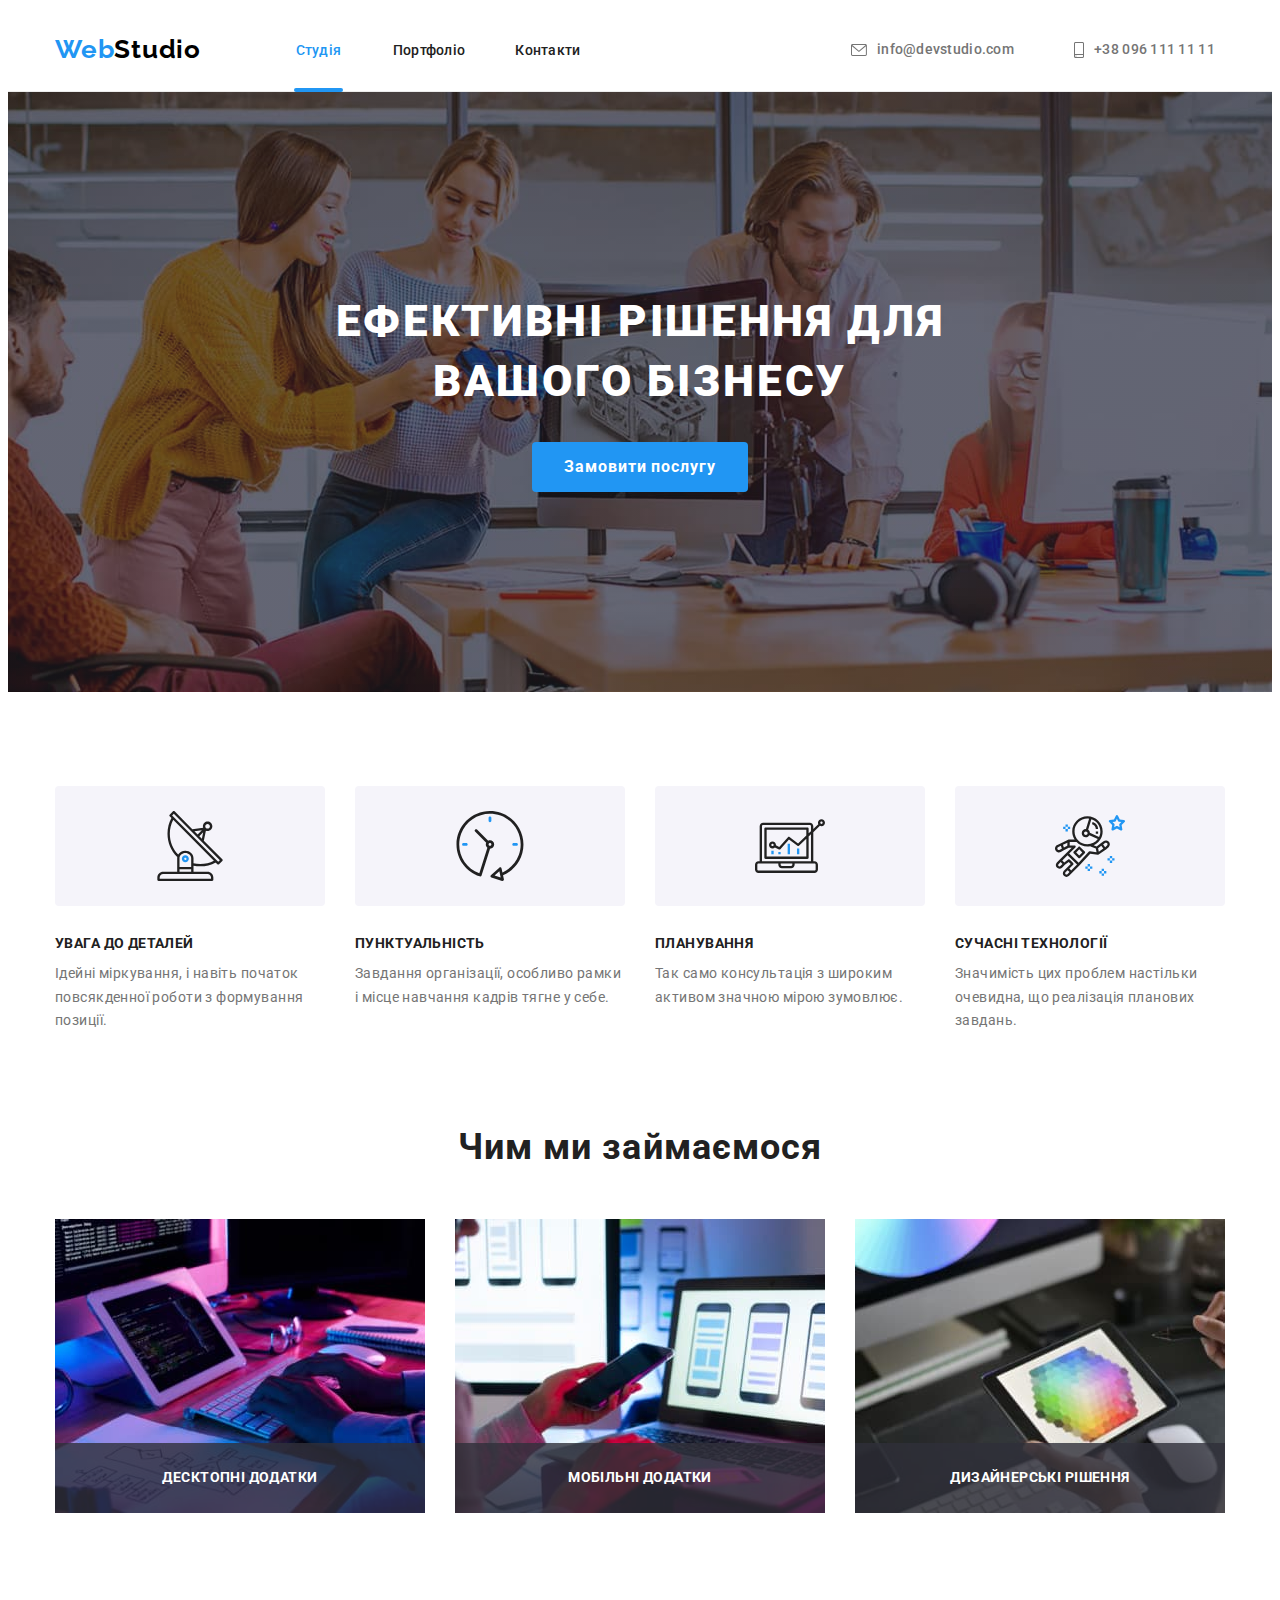
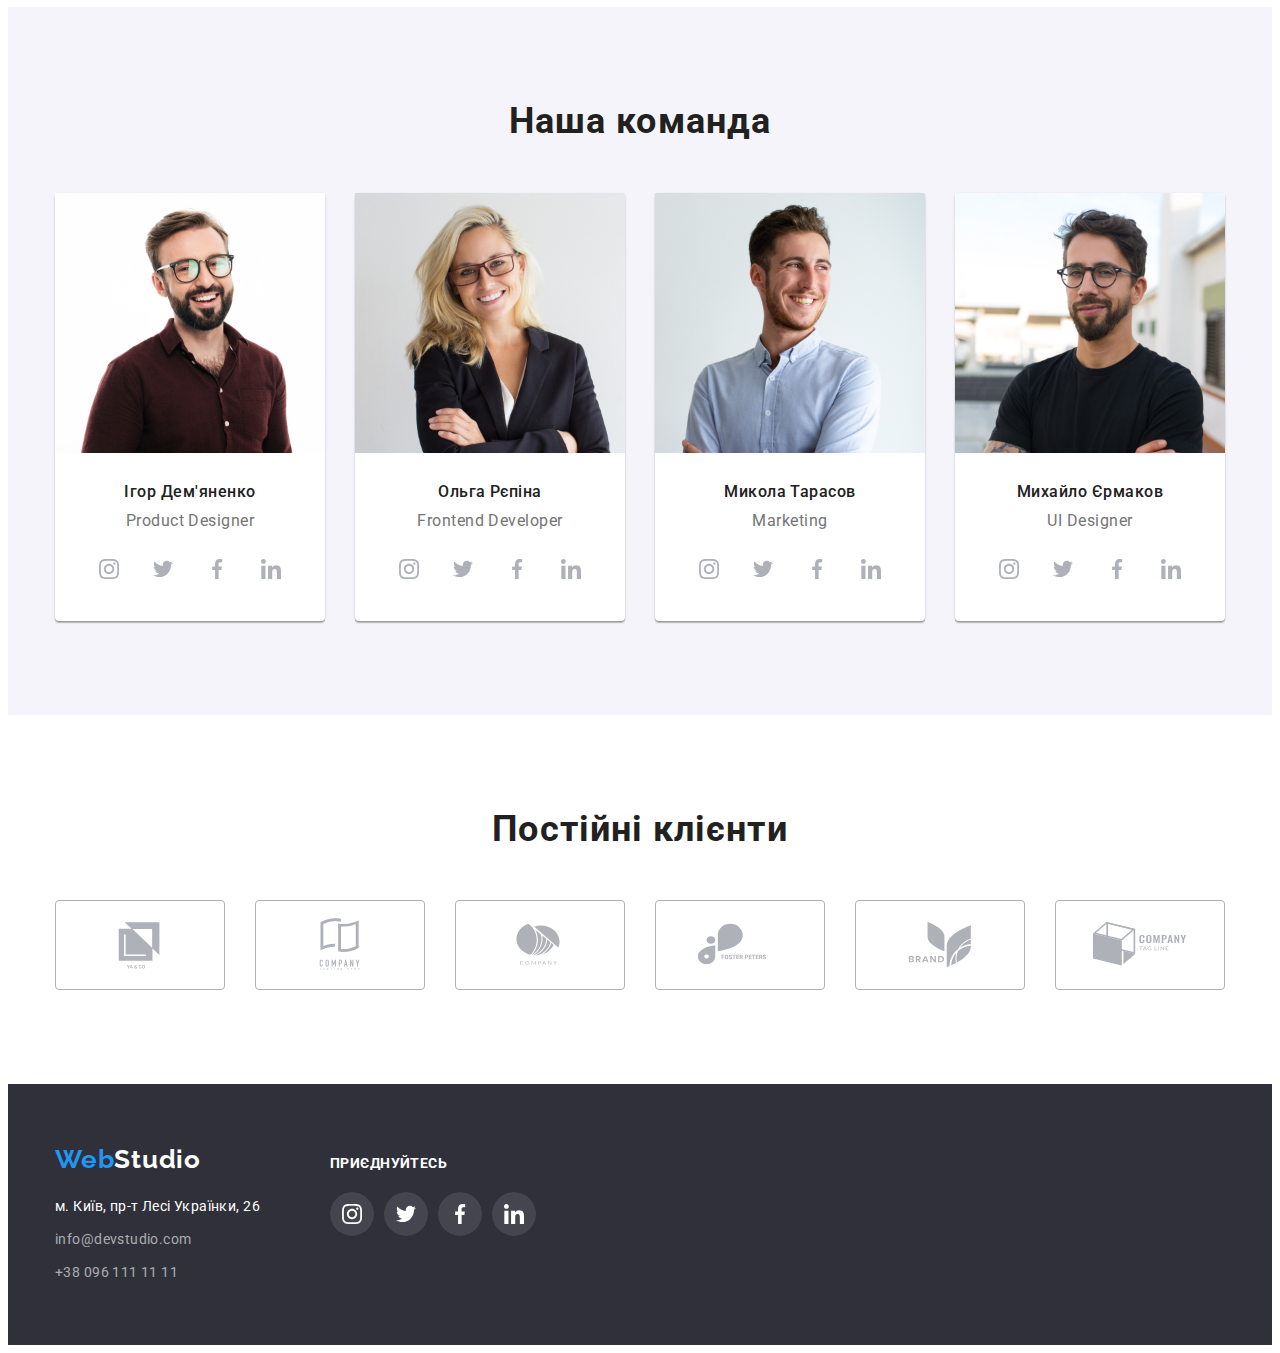
<file: index.html>
<!DOCTYPE html>
<html lang="en">
  <head>
    <meta charset="UTF-8" />
    <meta http-equiv="X-UA-Compatible" content="IE=edge" />
    <meta name="viewport" content="width=device-width, initial-scale=1.0" />
    <title>WebStudio</title>
    <link rel="preconnect" href="https://fonts.googleapis.com" />
    <link rel="preconnect" href="https://fonts.gstatic.com" crossorigin />
    <link
      href="https://fonts.googleapis.com/css2?family=Raleway:wght@700&family=Roboto:wght@400;500;700;900&display=swap"
      rel="stylesheet"
    />
    <link
      rel="stylesheet"
      href="https://cdnjs.cloudflare.com/ajax/libs/modern-normalize/1.1.0/modern-normalize.min.css"
      integrity="sha512-wpPYUAdjBVSE4KJnH1VR1HeZfpl1ub8YT/NKx4PuQ5NmX2tKuGu6U/JRp5y+Y8XG2tV+wKQpNHVUX03MfMFn9Q=="
      crossorigin="anonymous"
      referrerpolicy="no-referrer"
    />
    <link rel="stylesheet" href="./css/styles.css" />
  </head>
  <body class="body">
    <header class="header header-index">
      <div class="container container-header container-header-index">
        <nav class="header-navigation">
          <a class="link-logo" href="index.html">
            <span class="web">Web</span>Studio
          </a>
          <ul class="index-header-list">
            <li class="index-header-item">
              <a class="navigation-link current" href="index.html">Студія</a>
            </li>
            <li class="index-header-item">
              <a class="navigation-link" href="portfolio.html">Портфоліо</a>
            </li>
            <li class="index-header-item">
              <a class="navigation-link" href="">Контакти</a>
            </li>
          </ul>
        </nav>
        <ul class="index-header-list contact-header-list">
          <li class="contact-header-item">
            <a class="contact-link" href="mailto:info@devstudio.com"
              ><svg class="header-icon" width="16" height="12">
                <use href="./img/symbol-defs.svg#icon-envelope"></use>
              </svg>info@devstudio.com</a
            >
          </li>
          <li class="contact-header-item">
            <a class="contact-link" href="tel:+380961111111"
              ><svg class="header-icon" width="10" height="16">
                <use href="./img/symbol-defs.svg#icon-smartphone"></use>
              </svg>+38 096 111 11 11</a
            >
          </li>
        </ul>
      </div>
    </header>

    <main class="index-main">
      <section class="index-hero">
        <div class="container container-hero">
          <h1 class="index-tagline">Ефективні рішення для вашого бізнесу</h1>
          <button class="index-btn" data-modal-open type="button">Замовити послугу</button>
        </div>
      </section>

      <section class="index-peculiarities">
        <div class="container container-index-peculiarities">
          <ul class="index-list index-hero-list">
            <li class="index-list-item">
              <div class="peculiarities-icon">
                <svg width="70" height="70">
                  <use href="./img/symbol-defs.svg#icon-antenna"></use>
                </svg>
              </div>
              <h3 class="index-content">УВАГА ДО ДЕТАЛЕЙ</h3>
              <p class="index-description">
                Ідейні міркування, і навіть початок повсякденної роботи з
                формування позиції.
              </p>
            </li>
            <li class="index-list-item">
              <div class="peculiarities-icon">
                <svg width="70" height="70">
                  <use href="./img/symbol-defs.svg#icon-clock"></use>
                </svg>
              </div>
              <h3 class="index-content">ПУНКТУАЛЬНІСТЬ</h3>
              <p class="index-description">
                Завдання організації, особливо рамки і місце навчання кадрів
                тягне у себе.
              </p>
            </li>
            <li class="index-list-item">
              <div class="peculiarities-icon">
                <svg width="70" height="70">
                  <use href="./img/symbol-defs.svg#icon-diagram"></use>
                </svg>
              </div>
              <h3 class="index-content">ПЛАНУВАННЯ</h3>
              <p class="index-description">
                Так само консультація з широким активом значною мірою зумовлює.
              </p>
            </li>
            <li class="index-list-item">
              <div class="peculiarities-icon">
                <svg width="70" height="70">
                  <use href="./img/symbol-defs.svg#icon-astronaut"></use>
                </svg>
              </div>
              <h3 class="index-content">СУЧАСНІ ТЕХНОЛОГІЇ</h3>
              <p class="index-description">
                Значимість цих проблем настільки очевидна, що реалізація
                планових завдань.
              </p>
            </li>
          </ul>
        </div>
      </section>

      <section class="activity">
        <div class="container container-activity">
          <h2 class="activity-text">Чим ми займаємося</h2>
          <ul class="index-list index-list-activity">
            <li class="activity-item">
              <img
                class="img"
                src="./img/img.jpg"
                alt="Десктопні додатки"
                width="370"
              />
              <div class="activity-backdrop">
                <p class="activity-item-discription">Десктопні додатки</p>
              </div>
            </li>
            <li class="activity-item">
              <img
                class="img"
                src="./img/img1.jpg"
                alt="Работа с графикой"
                width="370"
              />
              <div class="activity-backdrop">
                <p class="activity-item-discription">Мобільні додатки</p>
              </div>
            </li>
            <li class="activity-item">
              <img
                class="img"
                src="./img/img2.jpg"
                alt="Работа с графикой"
                width="370"
              />
              <div class="activity-backdrop">
                <p class="activity-item-discription">Дизайнерські рішення</p>
              </div>
            </li>
          </ul>
        </div>
      </section>

      <section class="team">
        <div class="container container-team">
          <h2 class="team-tagline">Наша команда</h2>
          <ul class="index-list index-list-team">
            <li class="team-item">
              <img
                class="img"
                src="./img/photo1.jpg"
                alt="Фото сотрудника"
                width="270"
              />
              <div class="team-container-name">
                <h3 class="team-name">Ігор Дем'яненко</h3>
                <p class="team-activity">Product Designer</p>
                <ul class="team-soc-list">
                  <li class="team-soc-item">
                    <a class="team-soc-link" href="">
                      <svg class="team-soc-icon" width="20" height="20">
                        <use href="./img/symbol-defs.svg#icon-instagram"></use>
                      </svg>
                    </a>
                  </li>
                  <li class="team-soc-item">
                    <a class="team-soc-link" href="">
                      <svg class="team-soc-icon" width="20" height="20">
                        <use href="./img/symbol-defs.svg#icon-twitter"></use>
                      </svg>
                    </a>
                  </li>
                  <li class="team-soc-item">
                    <a class="team-soc-link" href="">
                      <svg class="team-soc-icon width="20" height="20"">
                        <use href="./img/symbol-defs.svg#icon-facebook"></use>
                      </svg>
                    </a>
                  </li>
                  <li class="team-soc-item">
                    <a class="team-soc-link" href="">
                      <svg class="team-soc-icon" width="20" height="20">
                        <use href="./img/symbol-defs.svg#icon-linkedin"></use>
                      </svg>
                    </a>
                  </li>
                </ul>
              </div>
            </li>
            <li class="team-item">
              <img
                class="img"
                src="./img/photo2.jpg"
                alt="Фото сотрудника"
                width="270"
              />
              <div class="team-container-name">
                <h3 class="team-name">Ольга Рєпіна</h3>
                <p class="team-activity">Frontend Developer</p>
                <ul class="team-soc-list">
                  <li class="team-soc-item">
                    <a class="team-soc-link" href="">
                      <svg class="team-soc-icon" width="20" height="20">
                        <use href="./img/symbol-defs.svg#icon-instagram"></use>
                      </svg>
                    </a>
                  </li>
                  <li class="team-soc-item">
                    <a class="team-soc-link" href="">
                      <svg class="team-soc-icon" width="20" height="20">
                        <use href="./img/symbol-defs.svg#icon-twitter"></use>
                      </svg>
                    </a>
                  </li>
                  <li class="team-soc-item">
                    <a class="team-soc-link" href="">
                      <svg class="team-soc-icon width="20" height="20"">
                        <use href="./img/symbol-defs.svg#icon-facebook"></use>
                      </svg>
                    </a>
                  </li>
                  <li class="team-soc-item">
                    <a class="team-soc-link" href="">
                      <svg class="team-soc-icon" width="20" height="20">
                        <use href="./img/symbol-defs.svg#icon-linkedin"></use>
                      </svg>
                    </a>
                  </li>
                </ul>
              </div>
            </li>
            <li class="team-item">
              <img
                class="img"
                src="./img/photo3.jpg"
                alt="Фото сотрудника"
                width="270"
              />
              <div class="team-container-name">
                <h3 class="team-name">Микола Тарасов</h3>
                <p class="team-activity">Marketing</p>
                <ul class="team-soc-list">
                  <li class="team-soc-item">
                    <a class="team-soc-link" href="">
                      <svg class="team-soc-icon" width="20" height="20">
                        <use href="./img/symbol-defs.svg#icon-instagram"></use>
                      </svg>
                    </a>
                  </li>
                  <li class="team-soc-item">
                    <a class="team-soc-link" href="">
                      <svg class="team-soc-icon" width="20" height="20">
                        <use href="./img/symbol-defs.svg#icon-twitter"></use>
                      </svg>
                    </a>
                  </li>
                  <li class="team-soc-item">
                    <a class="team-soc-link" href="">
                      <svg class="team-soc-icon width="20" height="20"">
                        <use href="./img/symbol-defs.svg#icon-facebook"></use>
                      </svg>
                    </a>
                  </li>
                  <li class="team-soc-item">
                    <a class="team-soc-link" href="">
                      <svg class="team-soc-icon" width="20" height="20">
                        <use href="./img/symbol-defs.svg#icon-linkedin"></use>
                      </svg>
                    </a>
                  </li>
                </ul>
              </div>
            </li>
            <li class="team-item">
              <img
                class="img"
                src="./img/photo4.jpg"
                alt="Фото сотрудника"
                width="270"
              />
              <div class="team-container-name">
                <h3 class="team-name">Михайло Єрмаков</h3>
                <p class="team-activity">UI Designer</p>
                <ul class="team-soc-list">
                  <li class="team-soc-item">
                    <a class="team-soc-link" href="">
                      <svg class="team-soc-icon" width="20" height="20">
                        <use href="./img/symbol-defs.svg#icon-instagram"></use>
                      </svg>
                    </a>
                  </li>
                  <li class="team-soc-item">
                    <a class="team-soc-link" href="">
                      <svg class="team-soc-icon" width="20" height="20">
                        <use href="./img/symbol-defs.svg#icon-twitter"></use>
                      </svg>
                    </a>
                  </li>
                  <li class="team-soc-item">
                    <a class="team-soc-link" href="">
                      <svg class="team-soc-icon width="20" height="20"">
                        <use href="./img/symbol-defs.svg#icon-facebook"></use>
                      </svg>
                    </a>
                  </li>
                  <li class="team-soc-item">
                    <a class="team-soc-link" href="">
                      <svg class="team-soc-icon" width="20" height="20">
                        <use href="./img/symbol-defs.svg#icon-linkedin"></use>
                      </svg>
                    </a>
                  </li>
                </ul>
              </div>
            </li>
          </ul>
        </div>
      </section>

      <section class="client">
        <div class="container client-container">
          <h2 class="client-title">Постійні клієнти</h2>
          <ul class="client-list">
            <li class="client-item">
              <a class="client-soc-link" href="">
                <svg class="client-soc-icon" width="106" height="60">
                  <use href="./img/symbol-defs.svg#icon-Logo6"></use>
                </svg>
              </a>
            </li>
            <li class="client-item">
              <a class="client-soc-link" href="">
                <svg class="client-soc-icon" width="106" height="60">
                  <use href="./img/symbol-defs.svg#icon-Logo1"></use>
                </svg>
              </a>
            </li>
            <li class="client-item">
              <a class="client-soc-link" href="">
                <svg class="client-soc-icon" width="106" height="60">
                  <use href="./img/symbol-defs.svg#icon-Logo2"></use>
                </svg>
              </a>
            </li>
            <li class="client-item">
              <a class="client-soc-link" href="">
                <svg class="client-soc-icon" width="106" height="60">
                  <use href="./img/symbol-defs.svg#icon-Logo3"></use>
                </svg>
              </a>
            </li>
            <li class="client-item">
              <a class="client-soc-link" href="">
                <svg class="client-soc-icon" width="106" height="60">
                  <use href="./img/symbol-defs.svg#icon-Logo4"></use>
                </svg>
              </a>
            </li>
            <li class="client-item">
              <a class="client-soc-link" href="">
                <svg class="client-soc-icon" width="106" height="60">
                  <use href="./img/symbol-defs.svg#icon-Logo5"></use>
                </svg>
              </a>
            </li>
          </ul>
        </div>
      </section>
    </main>

    <footer class="footer">
      <div class="container container-footer">
        <div class="footer-container-logo-address">
          <a class="footer-logo" href="">
            <span class="web-footer">Web</span>Studio
          </a>
          <address class="address">
            <ul class="index-list">
              <li class="footer-item">
                <a class="footer-address" href=""
                  >м. Київ, пр-т Лесі Українки, 26</a
                >
              </li>
              <li class="footer-item">
                <a class="footer-link" href="mailto:info@devstudio.com"
                  >info@devstudio.com</a
                >
              </li>
              <li class="footer-item">
                <a class="footer-link" href="tel:+380961111111"
                  >+38 096 111 11 11</a
                >
              </li>
            </ul>
          </address>
        </div>
        <div class="container-footer-soc">
          <h3 class="footer-soc-title">приєднуйтесь</h3>
          <ul class="footer-soc-list">
            <li class="footer-soc-item">
              <a class="footer-soc-link" href="">
                <svg class="footer-soc-icon" width="20" height="20">
                  <use href="./img/symbol-defs.svg#icon-instagram"></use>
                </svg>
              </a>
            </li>
            <li class="footer-soc-item">
              <a class="footer-soc-link" href="">
                <svg class="footer-soc-icon" width="20" height="20">
                  <use href="./img/symbol-defs.svg#icon-twitter"></use>
                </svg>
              </a>
            </li>
            <li class="footer-soc-item">
              <a class="footer-soc-link" href="">
                <svg class="footer-soc-icon" width="20" height="20">
                  <use href="./img/symbol-defs.svg#icon-facebook"></use>
                </svg>
              </a>
            </li>
            <li class="footer-soc-item">
              <a class="footer-soc-link" href="">
                <svg class="footer-soc-icon" width="20" height="20">
                  <use href="./img/symbol-defs.svg#icon-linkedin"></use>
                </svg>
              </a>
            </li>
          </ul>
        </div>
      </div>
    </footer>
    

    <div class="backdrop-index-hero is-hidden" data-modal>
      <div class="modal-index-hero">
        <button class="modal-close-btn" data-modal-close type="button">
          <svg class="icon-close-modal" width="18" height="18">
            <use href="./img/symbol-defs.svg#icon-close-modal"></use>
          </svg>
        </button>
      </div>
    </div>


    <script src="./js/modal.js"></script>


  </body>
</html>
</file>
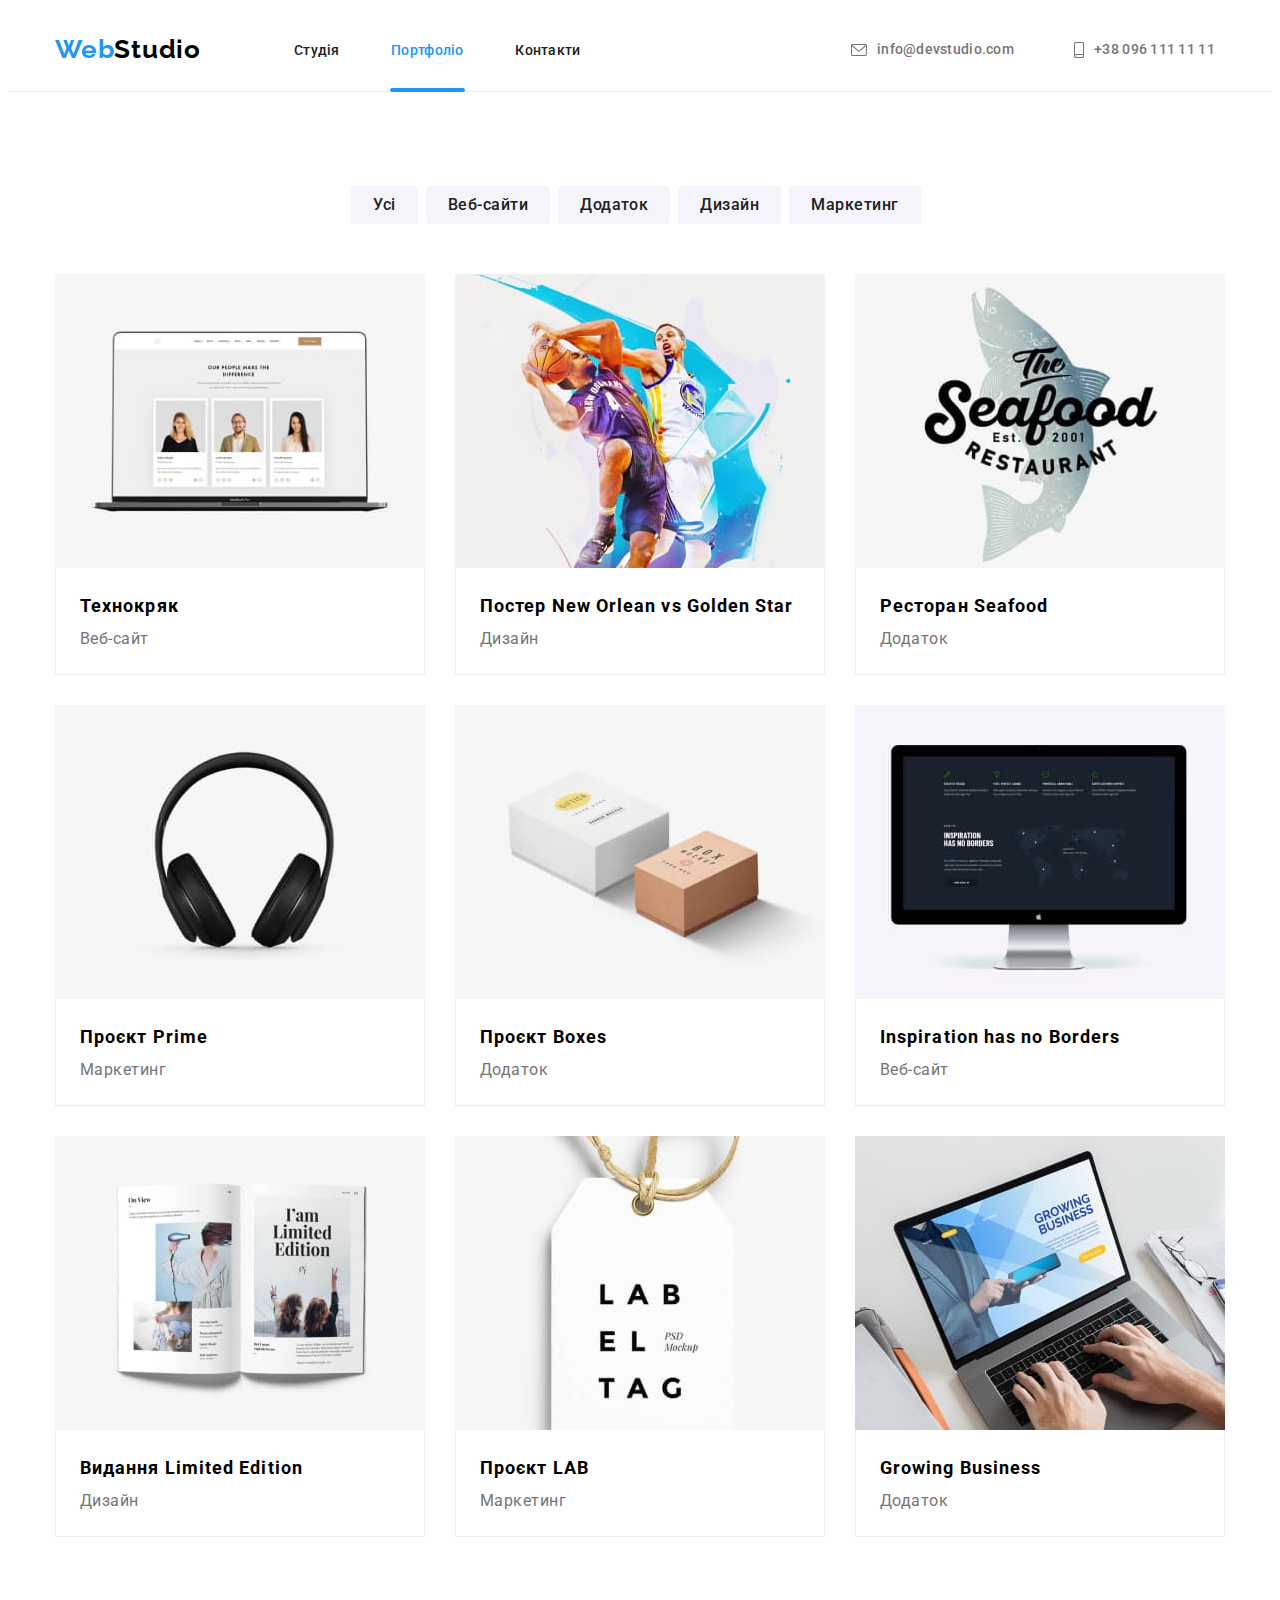
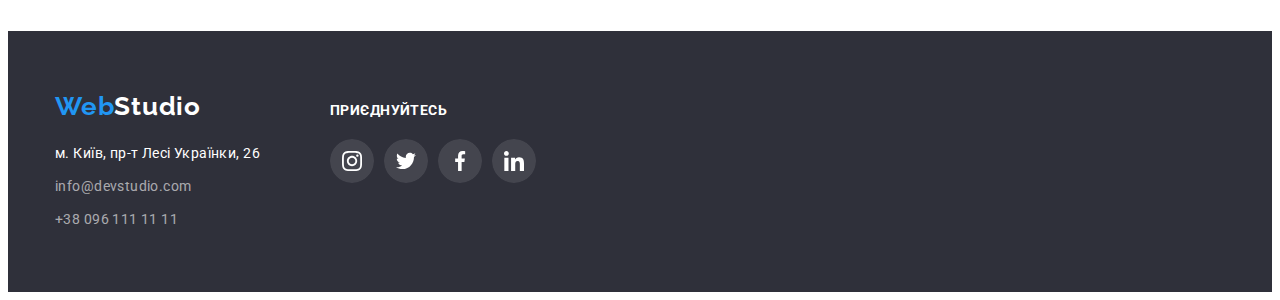
<file: portfolio.html>
<!DOCTYPE html>
<html lang="en">
  <head>
    <meta charset="UTF-8" />
    <meta http-equiv="X-UA-Compatible" content="IE=edge" />
    <meta name="viewport" content="width=device-width, initial-scale=1.0" />
    <title>Portfolio</title>
    <link rel="preconnect" href="https://fonts.googleapis.com" />
    <link rel="preconnect" href="https://fonts.gstatic.com" crossorigin />
    <link
      href="https://fonts.googleapis.com/css2?family=Raleway:wght@700&family=Roboto:wght@400;500;700;900&display=swap"
      rel="stylesheet"
    />
    <link
      rel="stylesheet"
      href="https://cdnjs.cloudflare.com/ajax/libs/modern-normalize/1.1.0/modern-normalize.min.css"
      integrity="sha512-wpPYUAdjBVSE4KJnH1VR1HeZfpl1ub8YT/NKx4PuQ5NmX2tKuGu6U/JRp5y+Y8XG2tV+wKQpNHVUX03MfMFn9Q=="
      crossorigin="anonymous"
      referrerpolicy="no-referrer"
    />
    <link rel="stylesheet" href="./css/styles.css" />
  </head>
  <body class="body">
    <header class="header header-portfolio">
            <div class="container container-header container-header-index">
        <nav class="header-navigation">
          <a class="link-logo" href="index.html">
            <span class="web">Web</span>Studio
          </a>
          <ul class="index-header-list">
            <li class="index-header-item">
              <a class="navigation-link" href="index.html">Студія</a>
            </li>
            <li class="index-header-item">
              <a class="navigation-link current" href="portfolio.html">Портфоліо</a>
            </li>
            <li class="index-header-item">
              <a class="navigation-link" href="">Контакти</a>
            </li>
          </ul>
        </nav>
        <ul class="index-header-list contact-header-list">
          <li class="contact-header-item">
            <a class="contact-link" href="mailto:info@devstudio.com"
              ><svg class="header-icon" width="16" height="12">
                <use href="./img/symbol-defs.svg#icon-envelope"></use>
              </svg>info@devstudio.com</a
            >
          </li>
          <li class="contact-header-item">
            <a class="contact-link" href="tel:+380961111111"
              ><svg class="header-icon" width="10" height="16">
                <use href="./img/symbol-defs.svg#icon-smartphone"></use>
              </svg>+38 096 111 11 11</a
            >
          </li>
        </ul>
      </div>
    </header>

    <main class="portfolio-main">
      <section class="portfolio-hero">
        <div class="container container-portfolio-main">
          <ul class="portfolio-list portfolio-list-btn">
            <li class="portfolio-list-btn-item">
              <button class="filter-btn" type="button">Усі</button>
            </li>
            <li class="portfolio-list-btn-item">
              <button class="filter-btn" type="button">Веб-сайти</button>
            </li>
            <li class="portfolio-list-btn-item">
              <button class="filter-btn" type="button">Додаток</button>
            </li>
            <li class="portfolio-list-btn-item">
              <button class="filter-btn" type="button">Дизайн</button>
            </li>
            <li class="portfolio-list-btn-item">
              <button class="filter-btn" type="button">Маркетинг</button>
            </li>
          </ul>
          <ul class="portfolio-list portfolio-list-card">
            <li class="portfolio-hero-item">
              <a class="portfolio-card-link" href="">
                <div class="portfolio-overlay">
                  <img
                    class="img portfolio-img"
                    src="./img/portfolio_img.jpg"
                    alt="laptop with website"
                    width="370"
                    height="294"
                  />
                  <p class="portfolio-overlay-discription">Ресурс пропонує комплексні пропозиції з різним рівнем функціоналу та сервісів. Все це дозволить відвідувачу отримати вичерпні відомості про компанію чи приватну особу.</p>
                </div>

                <div class="hero-content-portfolio">
                  <h3 class="hero-content">Технокряк</h3>
                  <p class="hero-description">Веб-сайт</p>
                </div>
              </a>  
            </li>
            <li class="portfolio-hero-item">
              <a class="portfolio-card-link" href="">
                <div class="portfolio-overlay">
                  <img
                    class="img portfolio-img"
                    src="./img/portfolio_img1.jpg"
                    alt="two basketball player"
                    width="370"
                    height="294"
                  />
                  <p class="portfolio-overlay-discription">Ресурс пропонує комплексні пропозиції з різним рівнем функціоналу та сервісів. Все це дозволить відвідувачу отримати вичерпні відомості про компанію чи приватну особу.</p>
                </div>

                <div class="hero-content-portfolio">
                  <h3 class="hero-content">Постер New Orlean vs Golden Star</h3>
                  <p class="hero-description">Дизайн</p>
                </div>
              </a>
            </li>
            <li class="portfolio-hero-item">
              <a class="portfolio-card-link" href="">
                <div class="portfolio-overlay">
                  <img
                    class="img portfolio-img"
                    src="./img/portfolio_img2.jpg"
                    alt="restaurant logo"
                    width="370"
                    height="294"
                  />
                  <p class="portfolio-overlay-discription">Ресурс пропонує комплексні пропозиції з різним рівнем функціоналу та сервісів. Все це дозволить відвідувачу отримати вичерпні відомості про компанію чи приватну особу.</p>
                </div>

                <div class="hero-content-portfolio">
                  <h3 class="hero-content">Ресторан Seafood</h3>
                  <p class="hero-description">Додаток</p>
                </div>
              </a>
            </li>
            <li class="portfolio-hero-item">
              <a class="portfolio-card-link" href="">
                <div class="portfolio-overlay">
                  <img
                    class="img portfolio-img"
                    src="./img/portfolio_img3.jpg"
                    alt="black headphones"
                    width="370"
                    height="294"
                  />
                  <p class="portfolio-overlay-discription">Ресурс пропонує комплексні пропозиції з різним рівнем функціоналу та сервісів. Все це дозволить відвідувачу отримати вичерпні відомості про компанію чи приватну особу.</p>
                </div>

                <div class="hero-content-portfolio">
                  <h3 class="hero-content">Проєкт Prime</h3>
                  <p class="hero-description">Маркетинг</p>
                </div>
              </a>
            </li>
            <li class="portfolio-hero-item">
              <a class="portfolio-card-link" href="">
                <div class="portfolio-overlay">
                  <img
                    class="img portfolio-img"
                    src="./img/portfolio_img4.jpg"
                    alt="two boxes one white one black"
                    width="370"
                    height="294"
                  />
                  <p class="portfolio-overlay-discription">Ресурс пропонує комплексні пропозиції з різним рівнем функціоналу та сервісів. Все це дозволить відвідувачу отримати вичерпні відомості про компанію чи приватну особу.</p>
                </div>

                <div class="hero-content-portfolio">
                  <h3 class="hero-content">Проєкт Boxes</h3>
                  <p class="hero-description">Додаток</p>
                </div>
              </a>
            </li>
            <li class="portfolio-hero-item">
              <a class="portfolio-card-link" href="">
                <div class="portfolio-overlay">
                  <img
                    class="img portfolio-img"
                    src="./img/portfolio_img5.jpg"
                    alt="monitor"
                    width="370"
                    height="294"
                  />
                  <p class="portfolio-overlay-discription">Ресурс пропонує комплексні пропозиції з різним рівнем функціоналу та сервісів. Все це дозволить відвідувачу отримати вичерпні відомості про компанію чи приватну особу.</p>
                </div>

                <div class="hero-content-portfolio">
                  <h3 class="hero-content">Inspiration has no Borders</h3>
                  <p class="hero-description">Веб-сайт</p>
                </div>
              </a>
            </li>
            <li class="portfolio-hero-item">
              <a class="portfolio-card-link" href="">
                <div class="portfolio-overlay">
                  <img
                    class="img portfolio-img"
                    src="./img/portfolio_img6.jpg"
                    alt="magazine"
                    width="370"
                    height="294"
                  />
                  <p class="portfolio-overlay-discription">Ресурс пропонує комплексні пропозиції з різним рівнем функціоналу та сервісів. Все це дозволить відвідувачу отримати вичерпні відомості про компанію чи приватну особу.</p>
                </div>

                <div class="hero-content-portfolio">
                  <h3 class="hero-content">Видання Limited Edition</h3>
                  <p class="hero-description">Дизайн</p>
                </div>
              </a>
            </li>
            <li class="portfolio-hero-item">
              <a class="portfolio-card-link" href="">
                <div class="portfolio-overlay">
                  <img
                    class="img portfolio-img"
                    src="./img/portfolio_img7.jpg"
                    alt="token with the name lab"
                    width="370"
                    height="294"
                  />
                  <p class="portfolio-overlay-discription">Ресурс пропонує комплексні пропозиції з різним рівнем функціоналу та сервісів. Все це дозволить відвідувачу отримати вичерпні відомості про компанію чи приватну особу.</p>
                </div>

                <div class="hero-content-portfolio">
                  <h3 class="hero-content">Проєкт LAB</h3>
                  <p class="hero-description">Маркетинг</p>
                </div>
              </a>
            </li>
            <li class="portfolio-hero-item">
              <a class="portfolio-card-link" href="">
                <div class="portfolio-overlay">
                  <img
                    class="img portfolio-img"
                    src="./img/portfolio_img8.jpg"
                    alt="man working on laptop"
                    width="370"
                    height="294"
                  />
                  <p class="portfolio-overlay-discription">Ресурс пропонує комплексні пропозиції з різним рівнем функціоналу та сервісів. Все це дозволить відвідувачу отримати вичерпні відомості про компанію чи приватну особу.</p>
                </div>

                <div class="hero-content-portfolio">
                  <h3 class="hero-content">Growing Business</h3>
                  <p class="hero-description">Додаток</p>
                </div>
              </a>
            </li>
          </ul>
        </div>
      </section>
    </main>
    <footer class="footer">
      <div class="container container-footer">
        <div class="footer-container-logo-address">
          <a class="footer-logo" href="">
            <span class="web-footer">Web</span>Studio
          </a>
          <address class="address">
            <ul class="index-list">
              <li class="footer-item">
                <a class="footer-address" href=""
                  >м. Київ, пр-т Лесі Українки, 26</a
                >
              </li>
              <li class="footer-item">
                <a class="footer-link" href="mailto:info@devstudio.com"
                  >info@devstudio.com</a
                >
              </li>
              <li class="footer-item">
                <a class="footer-link" href="tel:+380961111111"
                  >+38 096 111 11 11</a
                >
              </li>
            </ul>
          </address>
        </div>
        <div class="container-footer-soc">
          <h3 class="footer-soc-title">приєднуйтесь</h3>
          <ul class="footer-soc-list">
            <li class="footer-soc-item">
              <a class="footer-soc-link" href="">
                <svg class="footer-soc-icon" width="20" height="20">
                  <use href="./img/symbol-defs.svg#icon-instagram"></use>
                </svg>
              </a>
            </li>
            <li class="footer-soc-item">
              <a class="footer-soc-link" href="">
                <svg class="footer-soc-icon" width="20" height="20">
                  <use href="./img/symbol-defs.svg#icon-twitter"></use>
                </svg>
              </a>
            </li>
            <li class="footer-soc-item">
              <a class="footer-soc-link" href="">
                <svg class="footer-soc-icon" width="20" height="20">
                  <use href="./img/symbol-defs.svg#icon-facebook"></use>
                </svg>
              </a>
            </li>
            <li class="footer-soc-item">
              <a class="footer-soc-link" href="">
                <svg class="footer-soc-icon" width="20" height="20">
                  <use href="./img/symbol-defs.svg#icon-linkedin"></use>
                </svg>
              </a>
            </li>
          </ul>
        </div>
      </div>
    </footer>
  </body>
</html>
</file>
<file: css/styles.css>
*,
*::before,
*::after {
  box-sizing: border-box;
}

p,
h1,
h2,
h3,
h4,
h5,
h6 {
  margin: 0;
}

ul,
ol {
  margin: 0;
  padding-left: 0;
  list-style: none;
}

button {
  cursor: pointer;
}

a {
  color: currentColor;
  text-decoration: none;
}

address {
  font-style: normal;
}

:root {
  --logo-focus-hover-color: #2196f3;
  --title-color: #212121;
  --title-logo-font-weight: 700;
  --distance-top-bottom-section: 94px;
  --animation-hover-text: color 250ms cubic-bezier(0.4, 0, 0.2, 1);
  --animation-hover-bg: background-color 250ms cubic-bezier(0.4, 0, 0.2, 1);
}

.body {
  font-family: "roboto", sans-serif;
  background: #ffffff;
}

.header-index {
  position: relative;
  border-bottom: 1px solid #ececec;
}

.container {
  width: 1200px;
  padding-left: 15px;
  padding-right: 15px;
  margin: 0 auto;
}

.container-header {
  display: flex;
  align-items: center;
}

.header-navigation {
  display: flex;
  align-items: center;
}

.index-header-list {
  display: flex;
  gap: 50px;
}

.contact-header-list {
  margin-left: auto;
}

.container-header-contact {
  margin-left: auto;
}

.header-portfolio {
  border-bottom: 1px solid #ececec;
}

.link-logo,
.footer-logo {
  font-family: "raleway", sans-serif;
  font-style: normal;
  font-weight: var(--title-logo-font-weight);
  font-size: 26px;
  line-height: 1.19;
  letter-spacing: 0.03em;
  color: black;
  text-decoration: none;
  transition: var(--animation-hover-focus);
}

.link-logo {
  margin-right: 93px;
}

.web {
  color: var(--logo-focus-hover-color);
}

.link-logo:focus {
  color: var(--logo-focus-hover-color);
}

.index-header-item {
  padding: 32px 0;
}

.contact-header-item {
  display: flex;
  min-width: 161px;
}

.index-header-item {
  position: relative;
}

.navigation-link {
  color: #212121;
  transition: var(--animation-hover-focus);
}

.current::after {
  content: "";
  width: 100%;
  height: 4px;
  border-radius: 2px;
  background: var(--logo-focus-hover-color);

  position: absolute;
  bottom: -1px;
  left: 0;

  pointer-events: none;
}

.current {
  padding: 0px 1.5px;
  color: var(--logo-focus-hover-color);
}

.navigation-link,
.contact-link {
  font-weight: 500;
  font-size: 14px;
  line-height: 1.14;
  letter-spacing: 0.02em;
  text-decoration: none;
}

.header-icon {
  margin-right: 10px;
  fill: currentColor;
}

.contact-link {
  display: flex;
  justify-content: center;
  align-items: center;
  width: 100%;
  color: #757575;
  text-decoration: none;
  transition: var(--animation-hover-focus);
}

.navigation-link:hover,
.navigation-link:focus,
.contact-link:hover,
.contact-link:focus {
  color: var(--logo-focus-hover-color);
}

.index-hero {
  max-width: 1600px;
  margin: 0 auto;
  padding: 200px 0;
  background-color: #c4c4c4;
  background-image: linear-gradient(
      rgba(47, 48, 58, 0.4),
      rgba(47, 48, 58, 0.4)
    ),
    url(../img/index-hero-bg.jpg);
  background-repeat: no-repeat;
  background-position: center;
  background-size: cover;
}

.container-hero {
  display: flex;
  align-items: center;
  flex-direction: column;
}

.index-tagline {
  font-weight: 900;
  font-size: 44px;
  line-height: 1.36;
  letter-spacing: 0.06em;
  text-transform: uppercase;
  color: #ffffff;
  width: 696px;
  text-align: center;
  margin-bottom: 30px;
}

.index-btn {
  font-family: "roboto", sans-serif;
  font-weight: var(--title-logo-font-weight);
  font-size: 16px;
  line-height: 1.88;
  color: #ffffff;
  background: var(--logo-focus-hover-color);
  cursor: pointer;
  min-width: 216px;
  height: 50px;
  border: 0px;
  border-radius: 4px;
  letter-spacing: 0.06em;
}

.index-peculiarities {
  padding-top: var(--distance-top-bottom-section);
}

.container-index-peculiarities {
  display: flex;
}

.index-hero-list {
  display: flex;
  gap: 30px;
}

.index-list-item {
  width: 270px;
}

.peculiarities-icon {
  width: 270px;
  height: 120px;
  background: #f5f4fa;
  border-radius: 4px;
  margin-bottom: 30px;
  display: flex;
  justify-content: center;
  align-items: center;
}

.index-content {
  font-weight: var(--title-logo-font-weight);
  font-size: 14px;
  line-height: 1.14;
  letter-spacing: 0.03em;
  text-transform: uppercase;
  color: var(--title-color);
  margin-bottom: 10px;
}

.index-description {
  font-size: 14px;
  line-height: 1.71;
  letter-spacing: 0.03em;
  color: #757575;
}

.activity {
  padding-top: var(--distance-top-bottom-section);
  padding-bottom: var(--distance-top-bottom-section);
}

.activity-text,
.team-tagline {
  font-weight: var(--title-logo-font-weight);
  font-size: 36px;
  line-height: 1.16;
  text-align: center;
  letter-spacing: 0.03em;
  color: var(--title-color);
  margin-bottom: 50px;
}

.index-list-activity {
  display: flex;
  gap: 30px;
}

.activity-item {
  position: relative;
}

.activity-backdrop {
  position: absolute;
  bottom: 0;

  display: flex;
  justify-content: center;
  align-items: center;

  width: 100%;
  padding: 27px 0;
  background: rgba(47, 48, 58, 0.8);
}

.img {
  display: block;
  max-width: 100%;
  height: auto;
}

.activity-item-discription {
  font-weight: 700;
  font-size: 14px;
  line-height: 1.14;
  text-align: center;
  letter-spacing: 0.03em;
  text-transform: uppercase;
  color: #ffffff;
}

.team {
  padding-top: var(--distance-top-bottom-section);
  padding-bottom: var(--distance-top-bottom-section);
  background: #f5f4fa;
}

.index-list-team {
  display: flex;
  gap: 30px;
}

.team-item {
  width: 270px;
  background: #ffffff;
  border-radius: 4px;
  box-shadow: 0px 1px 3px rgba(0, 0, 0, 0.12), 0px 1px 1px rgba(0, 0, 0, 0.14),
    0px 2px 1px rgba(0, 0, 0, 0.2);
}

.team-item:last-child {
  margin-right: 0px;
}

.team-container-name {
  text-align: center;
  padding-top: 30px;
  padding-bottom: 30px;
}

.team-tagline {
  margin-bottom: 50px;
}

.team-name {
  font-weight: 500;
  font-size: 16px;
  line-height: 1.18;
  text-align: center;
  letter-spacing: 0.03em;
  color: var(--title-color);
  margin-bottom: 10px;
}

.team-activity {
  font-size: 16px;
  line-height: 1.18;
  text-align: center;
  letter-spacing: 0.03em;
  color: #757575;
  margin-bottom: 16px;
}

.team-soc-list {
  display: flex;
  gap: 10px;
  justify-content: center;
}

.team-soc-item {
  display: flex;
  justify-content: center;
  align-items: center;
}

.team-soc-link {
  display: flex;
  justify-content: center;
  align-items: center;
  width: 44px;
  height: 44px;
  border-radius: 50%;
  fill: #afb1b8;
  transition: var(--animation-hover-bg), fill 250ms cubic-bezier(0.4, 0, 0.2, 1);
}

.team-soc-link:hover,
.team-soc-link:focus {
  background-color: var(--logo-focus-hover-color);
  fill: #ffffff;
}

.client {
  padding-top: var(--distance-top-bottom-section);
  padding-bottom: var(--distance-top-bottom-section);
}

.portfolio-hero {
  padding-top: var(--distance-top-bottom-section);
  padding-bottom: var(--distance-top-bottom-section);
}

.client-container {
  text-align: center;
}

.client-title {
  font-weight: 700;
  font-size: 36px;
  line-height: 1.16;
  text-align: center;
  letter-spacing: 0.03em;
  color: #212121;
}

.client-list {
  display: flex;
  justify-content: center;
  gap: 30px;
  margin-top: 50px;
}

.client-item {
  display: flex;
  justify-content: center;
  align-items: center;
}

.client-soc-link {
  display: flex;
  justify-content: center;
  align-items: center;
  fill: #afb1b8;
  width: 170px;
  height: 90px;
  border: 1px solid #afb1b8;
  border-radius: 4px;
  transition: fill 250ms cubic-bezier(0.4, 0, 0.2, 1),
    border 250ms cubic-bezier(0.4, 0, 0.2, 1);
}

.client-soc-link:hover,
.client-soc-link:focus {
  fill: var(--logo-focus-hover-color);
  border: 1px solid var(--logo-focus-hover-color);
}

.portfolio-list {
  display: flex;
  list-style: none;
}

.portfolio-list-btn {
  display: flex;
  justify-content: center;
}

.portfolio-list-card {
  flex-wrap: wrap;
  gap: 30px;
}

.portfolio-list-btn-item {
  margin-right: 8px;
  margin-bottom: 50px;
}

.filter-btn {
  font-family: "roboto", sans-serif;
  font-weight: 500;
  font-size: 16px;
  line-height: 1.62;
  text-align: center;
  letter-spacing: 0.03em;
  background-color: #f5f4fa;
  color: #212121;
  cursor: pointer;
  padding: 6px 22px;
  border: 0px;
  border-radius: 4px;
  transition: var(--animation-hover-text), var(--animation-hover-bg),
    box-shadow 250ms cubic-bezier(0.4, 0, 0.2, 1);
}

.filter-btn:last-child {
  margin-right: 0px;
}

.filter-btn:hover,
.filter-btn:focus {
  color: #ffffff;
  background: var(--logo-focus-hover-color);
  box-shadow: 0px 3px 1px rgba(0, 0, 0, 0.1), 0px 1px 2px rgba(0, 0, 0, 0.08),
    0px 2px 2px rgba(0, 0, 0, 0.12);
}

.portfolio-hero-item {
  display: block;
  width: 370px;
  position: relative;
}

.portfolio-overlay {
  position: relative;
  overflow: hidden;
}

.portfolio-overlay-discription {
  position: absolute;
  top: 0;
  left: 0;
  font-size: 18px;
  line-height: 1.56;
  letter-spacing: 0.03em;
  color: #ffffff;
  background-color: rgba(33, 150, 243, 0.9);
  padding: 63px 24px;
  height: 100%;
  transform: translateY(100%);
  transition: transform 250ms cubic-bezier(0.4, 0, 0.2, 1);
}

.portfolio-card-link:hover .portfolio-overlay-discription {
  transform: translateY(0);
}

.portfolio-card-link {
  display: block;
  transition: box-shadow 250ms cubic-bezier(0.4, 0, 0.2, 1);
}

.portfolio-card-link:hover,
.portfolio-card-link:focus {
  box-shadow: 0px 1px 1px rgba(0, 0, 0, 0.12), 0px 4px 4px rgba(0, 0, 0, 0.06),
    1px 4px 6px rgba(0, 0, 0, 0.16);
}

.hero-content-portfolio {
  display: flex;
  flex-direction: column;
  padding: 20px 24px;
  border-right: 1px solid #eeeeee;
  border-left: 1px solid #eeeeee;
  border-bottom: 1px solid #eeeeee;
}

.hero-content {
  font-weight: var(--title-logo-font-weight);
  font-size: 18px;
  line-height: 2;
  letter-spacing: 0.06em;
}

.hero-description {
  font-size: 16px;
  line-height: 1.88;
  letter-spacing: 0.03em;
  color: #757575;
}

.address {
  padding-top: 20px;
  max-width: 231px;
}

.footer-logo {
  min-width: 145px;
  color: #ffffff;
}

.footer-item:not(:last-child) {
  margin-bottom: 9px;
}

.web-footer {
  color: var(--logo-focus-hover-color);
}

.footer-logo:focus {
  color: var(--logo-focus-hover-color);
}

.footer-address,
.footer-link {
  font-family: "roboto", sans-serif;
  font-style: normal;
  font-size: 14px;
  line-height: 1.71;
  letter-spacing: 0.03em;
  color: #ffffff;
  text-decoration: none;
}

.footer-link {
  color: rgba(255, 255, 255, 0.6);
}

.footer {
  padding-top: 60px;
  padding-bottom: 60px;
  background: #2f303a;
}

.container-footer {
  display: flex;
  align-items: baseline;
}

.container-footer-soc {
  min-width: 206px;
  height: 80px;
  padding-left: 70px;
}

.footer-soc-title {
  font-weight: 700;
  font-size: 14px;
  line-height: 1.14;
  letter-spacing: 0.03em;
  text-transform: uppercase;
  color: #ffffff;
  margin-bottom: 20px;
}

.footer-soc-list {
  display: flex;
  gap: 10px;
}

.footer-soc-link {
  display: flex;
  justify-content: center;
  align-items: center;
  width: 44px;
  height: 44px;
  border-radius: 50%;
  fill: #ffffff;
  background-image: url(../img/footer-bg-icon.svg);
  transition: var(--animation-hover-bg), fill 250ms cubic-bezier(0.4, 0, 0.2, 1);
}

.footer-soc-link:hover,
.footer-soc-link:focus {
  background-color: var(--logo-focus-hover-color);
  fill: #ffffff;
}

.backdrop-index-hero {
  position: fixed;
  top: 0;
  width: 100%;
  height: 100%;
  background: rgba(0, 0, 0, 0.2);
  transition: opacity 250ms cubic-bezier(0.4, 0, 0.2, 1),
    visibility 250ms cubic-bezier(0.4, 0, 0.2, 1);
}

.is-hidden {
  opacity: 0;
  visibility: 0;
  pointer-events: none;
}

.modal-index-hero {
  position: absolute;
  top: 50%;
  left: 50%;
  width: 528px;
  min-height: 581px;
  background: #ffffff;
  box-shadow: 0px 1px 3px rgba(0, 0, 0, 0.12), 0px 1px 1px rgba(0, 0, 0, 0.14),
    0px 2px 1px rgba(0, 0, 0, 0.2);
  border-radius: 4px;
  transform: translate(-50%, -50%) scale(1);
  transition: transform 250ms cubic-bezier(0.4, 0, 0.2, 1);
}

.backdrop-index-hero.is-hidden .modal-index-hero {
  transform: translate(-50%, -50%) scale(0);
}

.modal-close-btn {
  position: absolute;
  top: 8px;
  right: 8px;

  display: flex;
  justify-content: center;
  align-items: center;
  cursor: pointer;
  width: 30px;
  height: 30px;
  padding: 0;
  background: #ffffff;
  border: 1px solid rgba(0, 0, 0, 0.1);
  border-radius: 50%;
}
</file>
